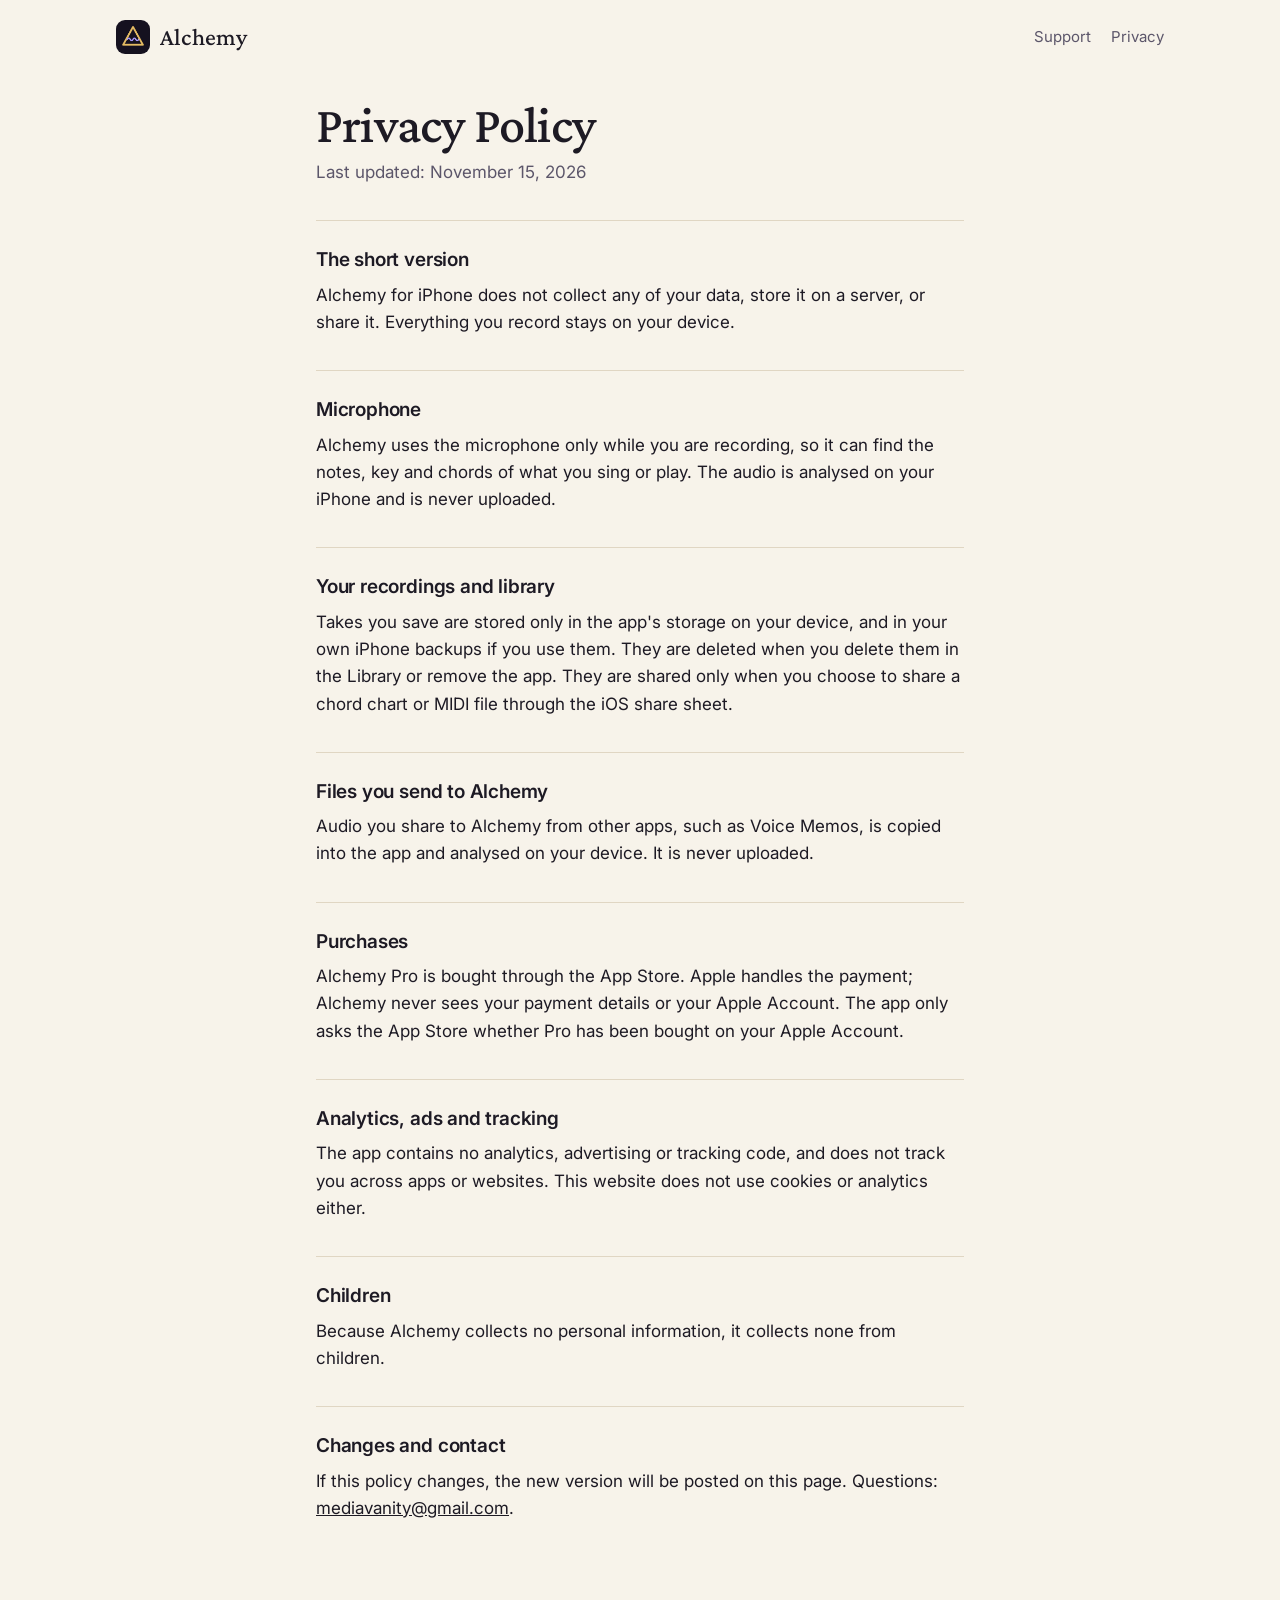
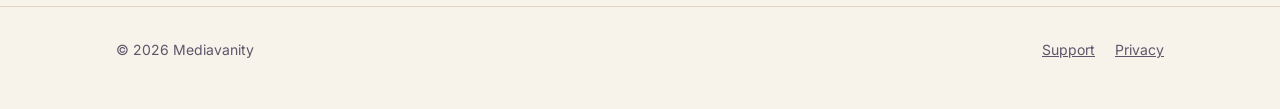
<file: privacy.html>
<!doctype html>
<html lang="en">
<head>
  <meta charset="utf-8">
  <meta name="viewport" content="width=device-width, initial-scale=1, viewport-fit=cover">
  <title>Alchemy Privacy Policy</title>
  <meta name="description" content="Privacy policy for Alchemy: Melody to Chords for iPhone.">
  <meta name="theme-color" content="#120f1a">
  <link rel="icon" href="assets/icon.svg" type="image/svg+xml">
  <link rel="apple-touch-icon" href="assets/apple-touch-icon.png">
  <link rel="stylesheet" href="assets/site.css">
</head>
<body>
  <div class="wrap">
    <div class="top">
      <a class="brand" href="./"><img src="assets/icon.png" alt="">Alchemy</a>
      <nav><a href="support.html">Support</a><a href="privacy.html">Privacy</a></nav>
    </div>
  </div>
  <main class="wrap doc">
    <h1>Privacy Policy</h1>
    <p class="date">Last updated: November 15, 2026</p>

    <h2>The short version</h2>
    <p>Alchemy for iPhone does not collect any of your data, store it on a server, or share it. Everything you record stays on your device.</p>

    <h2>Microphone</h2>
    <p>Alchemy uses the microphone only while you are recording, so it can find the notes, key and chords of what you sing or play. The audio is analysed on your iPhone and is never uploaded.</p>

    <h2>Your recordings and library</h2>
    <p>Takes you save are stored only in the app's storage on your device, and in your own iPhone backups if you use them. They are deleted when you delete them in the Library or remove the app. They are shared only when you choose to share a chord chart or MIDI file through the iOS share sheet.</p>

    <h2>Files you send to Alchemy</h2>
    <p>Audio you share to Alchemy from other apps, such as Voice Memos, is copied into the app and analysed on your device. It is never uploaded.</p>

    <h2>Purchases</h2>
    <p>Alchemy Pro is bought through the App Store. Apple handles the payment; Alchemy never sees your payment details or your Apple Account. The app only asks the App Store whether Pro has been bought on your Apple Account.</p>

    <h2>Analytics, ads and tracking</h2>
    <p>The app contains no analytics, advertising or tracking code, and does not track you across apps or websites. This website does not use cookies or analytics either.</p>

    <h2>Children</h2>
    <p>Because Alchemy collects no personal information, it collects none from children.</p>

    <h2>Changes and contact</h2>
    <p>If this policy changes, the new version will be posted on this page. Questions: <a href="mailto:mediavanity@gmail.com">mediavanity@gmail.com</a>.</p>
  </main>
  <footer>
    <div class="wrap">
      <span>© 2026 Mediavanity</span>
      <nav><a href="support.html">Support</a><a href="privacy.html">Privacy</a></nav>
    </div>
  </footer>
</body>
</html>
</file>
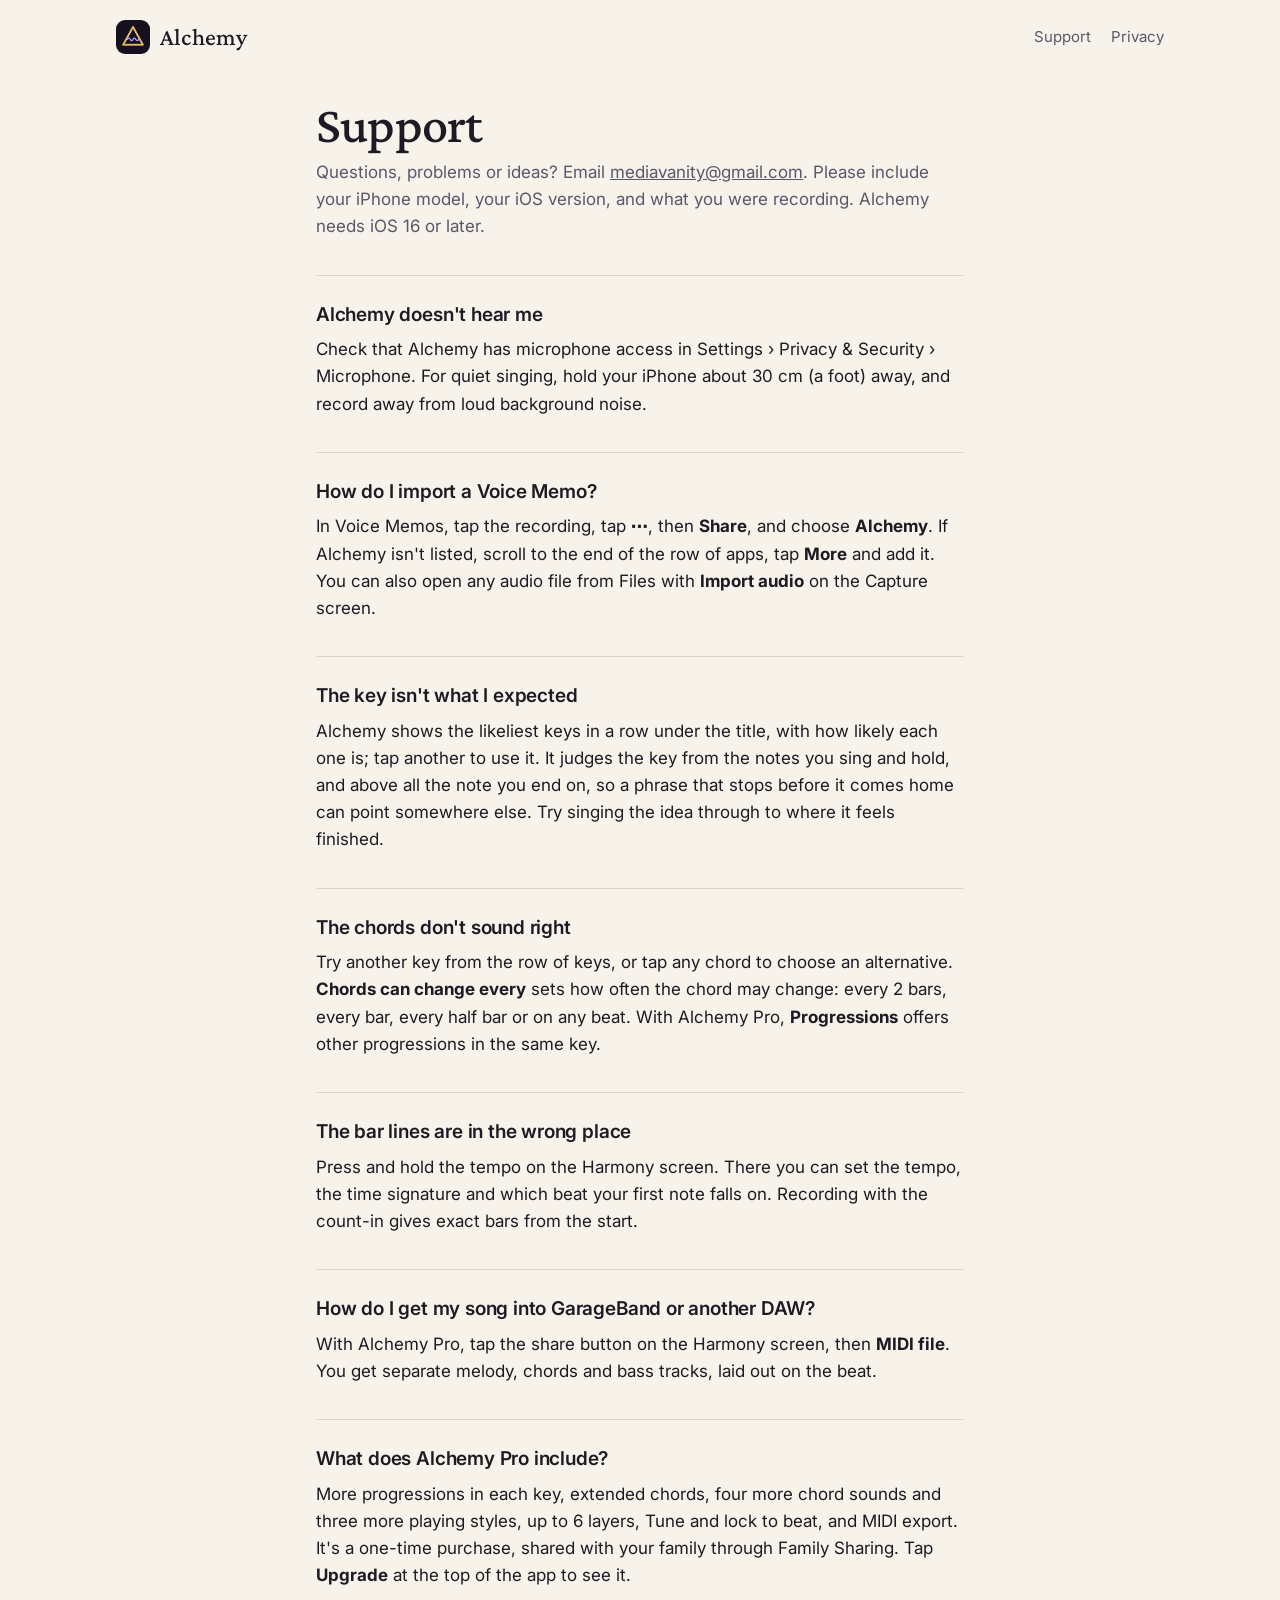
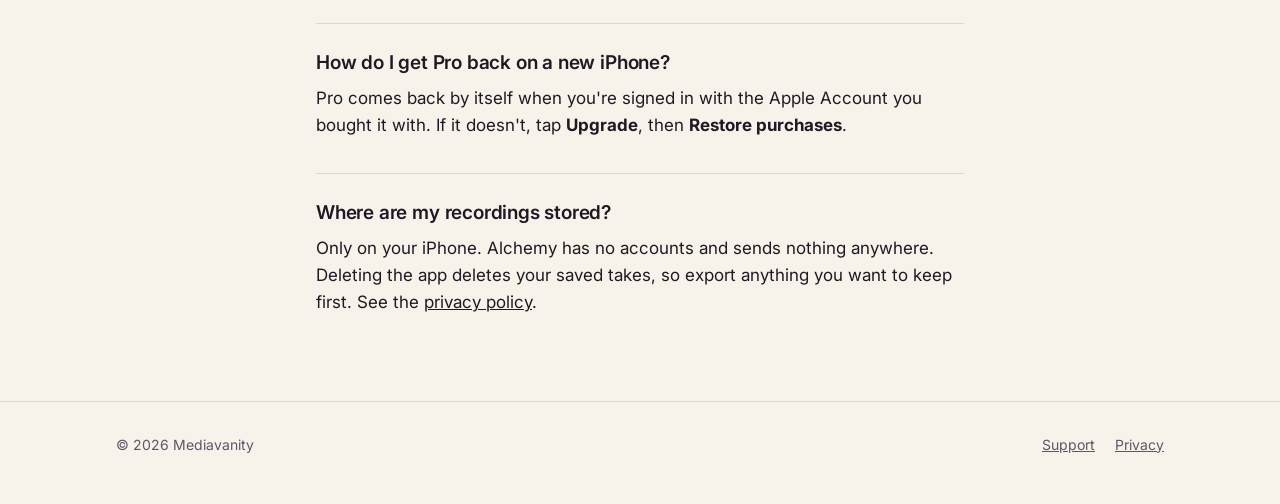
<file: support.html>
<!doctype html>
<html lang="en">
<head>
  <meta charset="utf-8">
  <meta name="viewport" content="width=device-width, initial-scale=1, viewport-fit=cover">
  <title>Alchemy Support</title>
  <meta name="description" content="Help with Alchemy: Melody to Chords for iPhone.">
  <meta name="theme-color" content="#120f1a">
  <link rel="icon" href="assets/icon.svg" type="image/svg+xml">
  <link rel="apple-touch-icon" href="assets/apple-touch-icon.png">
  <link rel="stylesheet" href="assets/site.css">
</head>
<body>
  <div class="wrap">
    <div class="top">
      <a class="brand" href="./"><img src="assets/icon.png" alt="">Alchemy</a>
      <nav><a href="support.html">Support</a><a href="privacy.html">Privacy</a></nav>
    </div>
  </div>
  <main class="wrap doc">
    <h1>Support</h1>
    <p class="intro">Questions, problems or ideas? Email <a href="mailto:mediavanity@gmail.com">mediavanity@gmail.com</a>. Please include your iPhone model, your iOS version, and what you were recording. Alchemy needs iOS 16 or later.</p>

    <h2>Alchemy doesn't hear me</h2>
    <p>Check that Alchemy has microphone access in Settings › Privacy &amp; Security › Microphone. For quiet singing, hold your iPhone about 30 cm (a foot) away, and record away from loud background noise.</p>

    <h2>How do I import a Voice Memo?</h2>
    <p>In Voice Memos, tap the recording, tap <b>⋯</b>, then <b>Share</b>, and choose <b>Alchemy</b>. If Alchemy isn't listed, scroll to the end of the row of apps, tap <b>More</b> and add it. You can also open any audio file from Files with <b>Import audio</b> on the Capture screen.</p>

    <h2>The key isn't what I expected</h2>
    <p>Alchemy shows the likeliest keys in a row under the title, with how likely each one is; tap another to use it. It judges the key from the notes you sing and hold, and above all the note you end on, so a phrase that stops before it comes home can point somewhere else. Try singing the idea through to where it feels finished.</p>

    <h2>The chords don't sound right</h2>
    <p>Try another key from the row of keys, or tap any chord to choose an alternative. <b>Chords can change every</b> sets how often the chord may change: every 2 bars, every bar, every half bar or on any beat. With Alchemy Pro, <b>Progressions</b> offers other progressions in the same key.</p>

    <h2>The bar lines are in the wrong place</h2>
    <p>Press and hold the tempo on the Harmony screen. There you can set the tempo, the time signature and which beat your first note falls on. Recording with the count-in gives exact bars from the start.</p>

    <h2>How do I get my song into GarageBand or another DAW?</h2>
    <p>With Alchemy Pro, tap the share button on the Harmony screen, then <b>MIDI file</b>. You get separate melody, chords and bass tracks, laid out on the beat.</p>

    <h2>What does Alchemy Pro include?</h2>
    <p>More progressions in each key, extended chords, four more chord sounds and three more playing styles, up to 6 layers, Tune and lock to beat, and MIDI export. It's a one-time purchase, shared with your family through Family Sharing. Tap <b>Upgrade</b> at the top of the app to see it.</p>

    <h2>How do I get Pro back on a new iPhone?</h2>
    <p>Pro comes back by itself when you're signed in with the Apple Account you bought it with. If it doesn't, tap <b>Upgrade</b>, then <b>Restore purchases</b>.</p>

    <h2>Where are my recordings stored?</h2>
    <p>Only on your iPhone. Alchemy has no accounts and sends nothing anywhere. Deleting the app deletes your saved takes, so export anything you want to keep first. See the <a href="privacy.html">privacy policy</a>.</p>
  </main>
  <footer>
    <div class="wrap">
      <span>© 2026 Mediavanity</span>
      <nav><a href="support.html">Support</a><a href="privacy.html">Privacy</a></nav>
    </div>
  </footer>
</body>
</html>
</file>
<file: assets/site.css>
@import url('https://fonts.googleapis.com/css2?family=Crimson+Pro:ital,wght@0,500;1,500&family=Inter:wght@400;500;600&display=swap');

:root {
  --bg: #120f1a;
  --bg-2: #18132a;
  --surface: #1d1830;
  --line: #2c2640;
  --text: #f3eee4;
  --muted: #b2abc2;
  --gold: #e5bc63;
  --violet: #a99bff;
  --serif: 'Crimson Pro', 'Iowan Old Style', Palatino, Georgia, serif;
  --sans: Inter, -apple-system, BlinkMacSystemFont, 'Segoe UI', system-ui, sans-serif;
}
:root[data-theme="light"] { --bg: #f7f3ea; --bg-2: #efe8da; --surface: #fffaf0; --line: #e0d6c3; --text: #1d1a24; --muted: #5c566a; --gold: #a87a1c; --violet: #6b5bd6; }
@media (prefers-color-scheme: light) {
  :root:not([data-theme="dark"]) { --bg: #f7f3ea; --bg-2: #efe8da; --surface: #fffaf0; --line: #e0d6c3; --text: #1d1a24; --muted: #5c566a; --gold: #a87a1c; --violet: #6b5bd6; }
}

* { box-sizing: border-box; }
html { -webkit-text-size-adjust: 100%; }
body { margin: 0; background: var(--bg); color: var(--text); font: 400 17px/1.6 var(--sans); }
a { color: inherit; }
img { max-width: 100%; display: block; }
.wrap { max-width: 1080px; margin: 0 auto; padding: 0 16px; }

/* Header */
.top { display: flex; align-items: center; justify-content: space-between; padding: 20px 0; }
.brand { display: flex; align-items: center; gap: 10px; text-decoration: none; font: 500 24px/1 var(--serif); letter-spacing: 0.01em; }
.brand img { width: 34px; height: 34px; border-radius: 9px; }
.top nav { display: flex; gap: 20px; font-size: 15px; color: var(--muted); }
.top nav a { text-decoration: none; }
.top nav a:hover { color: var(--text); }

/* Hero */
.hero { position: relative; overflow: hidden; background: radial-gradient(90% 70% at 50% 0%, color-mix(in srgb, var(--violet) 22%, transparent) 0%, transparent 70%); }
.hero-grid { display: grid; grid-template-columns: 1.1fr 0.9fr; gap: 48px; align-items: center; padding: 48px 0 72px; }
.eyebrow { margin: 0 0 14px; font-size: 13px; font-weight: 600; letter-spacing: 0.14em; text-transform: uppercase; color: var(--gold); }
h1 { margin: 0; font: 500 clamp(44px, 7vw, 76px)/1.02 var(--serif); letter-spacing: -0.015em; text-wrap: balance; }
h1 em, h2 em { color: var(--gold); }
.lead { margin: 22px 0 30px; max-width: 30em; font-size: 19px; color: var(--muted); text-wrap: pretty; }
.store { display: inline-flex; align-items: center; gap: 12px; padding: 12px 22px 12px 18px; border-radius: 14px; background: var(--text); color: var(--bg); text-decoration: none; font-weight: 600; }
.store svg { width: 26px; height: 26px; }
.store small { display: block; font-size: 11px; font-weight: 500; opacity: 0.75; line-height: 1.2; }
.store span { line-height: 1.2; font-size: 18px; }
.store.soon { cursor: default; }
.note { margin: 14px 0 0; font-size: 14px; color: var(--muted); }

/* Phones */
.phone { width: 100%; max-width: 330px; margin: 0 auto; padding: 9px; border-radius: 52px; background: #050408;
  box-shadow: 0 0 0 1.5px #3a3150, 0 40px 90px rgba(0, 0, 0, 0.45), 0 0 140px color-mix(in srgb, var(--violet) 18%, transparent); }
.phone img { width: 100%; aspect-ratio: 440 / 956; border-radius: 44px; }

/* Sections */
section { padding: 72px 0; }
section + section { border-top: 1px solid var(--line); }
h2 { margin: 0 0 12px; font: 500 clamp(34px, 5vw, 48px)/1.08 var(--serif); letter-spacing: -0.01em; text-wrap: balance; }
.section-lead { margin: 0 0 40px; max-width: 36em; color: var(--muted); font-size: 18px; }

.steps { display: grid; grid-template-columns: repeat(3, 1fr); gap: 20px; margin: 0; padding: 0; list-style: none; counter-reset: step; }
.steps li { padding: 26px; border-radius: 20px; background: var(--surface); border: 1px solid var(--line); counter-increment: step; }
.steps li::before { content: counter(step); display: grid; place-items: center; width: 34px; height: 34px; margin-bottom: 14px; border-radius: 50%;
  background: color-mix(in srgb, var(--gold) 18%, transparent); color: var(--gold); font: 600 16px/1 var(--sans); }
.steps h3, .features h3 { margin: 0 0 6px; font-size: 18px; font-weight: 600; }
.steps p, .features p { margin: 0; color: var(--muted); font-size: 16px; }

.gallery { display: grid; grid-template-columns: repeat(4, 1fr); gap: 22px; }
.gallery figure { margin: 0; }
.gallery .phone { padding: 6px; border-radius: 34px; box-shadow: 0 0 0 1.5px #3a3150, 0 20px 50px rgba(0, 0, 0, 0.35); }
.gallery .phone img { border-radius: 29px; }
.gallery figcaption { margin-top: 14px; text-align: center; font-size: 15px; color: var(--muted); }

.features { display: grid; grid-template-columns: repeat(3, 1fr); gap: 34px 28px; }
.features div { padding-top: 18px; border-top: 2px solid var(--gold); }

.privacy { display: grid; grid-template-columns: auto 1fr; gap: 28px; align-items: center; padding: 34px; border-radius: 24px; background: var(--surface); border: 1px solid var(--line); }
.privacy svg { width: 56px; height: 56px; color: var(--gold); }
.privacy h2 { font-size: 34px; margin-bottom: 6px; }
.privacy p { margin: 0; color: var(--muted); }

.cta { text-align: center; }
.cta img { width: 88px; height: 88px; margin: 0 auto 22px; border-radius: 20px; }
.cta .lead { margin: 14px auto 28px; }

footer { padding: 32px 0 48px; border-top: 1px solid var(--line); color: var(--muted); font-size: 14px; }
footer .wrap { display: flex; flex-wrap: wrap; gap: 12px 24px; justify-content: space-between; }
footer nav { display: flex; gap: 20px; }

/* Text pages (support, privacy) */
.doc { max-width: 680px; padding-top: 24px; padding-bottom: 72px; }
.doc h1 { font-size: clamp(38px, 6vw, 52px); margin-bottom: 8px; }
.doc .date, .doc .intro { color: var(--muted); margin: 0 0 8px; }
.doc h2 { font: 600 19px/1.4 var(--sans); margin: 34px 0 8px; padding-top: 26px; border-top: 1px solid var(--line); }
.doc p { margin: 0 0 12px; }

@media (max-width: 860px) {
  .hero-grid { grid-template-columns: 1fr; gap: 44px; padding-top: 28px; text-align: center; }
  .lead { margin-left: auto; margin-right: auto; }
  .hero .phone { max-width: 280px; }
  .steps, .features { grid-template-columns: 1fr; }
  .gallery { grid-template-columns: repeat(4, 72%); overflow-x: auto; scroll-snap-type: x mandatory; padding-bottom: 12px; margin: 0 -16px; padding-left: 16px; padding-right: 16px; }
  .gallery figure { scroll-snap-align: center; }
  .privacy { grid-template-columns: 1fr; text-align: center; }
  .privacy svg { margin: 0 auto; }
  .top nav { gap: 14px; }
}

/* Apple's official "Download on the App Store" badge (unmodified, per Apple's marketing guidelines) */
.badge { display: inline-block; line-height: 0; }
.badge img { height: 54px; width: auto; }
</file>
